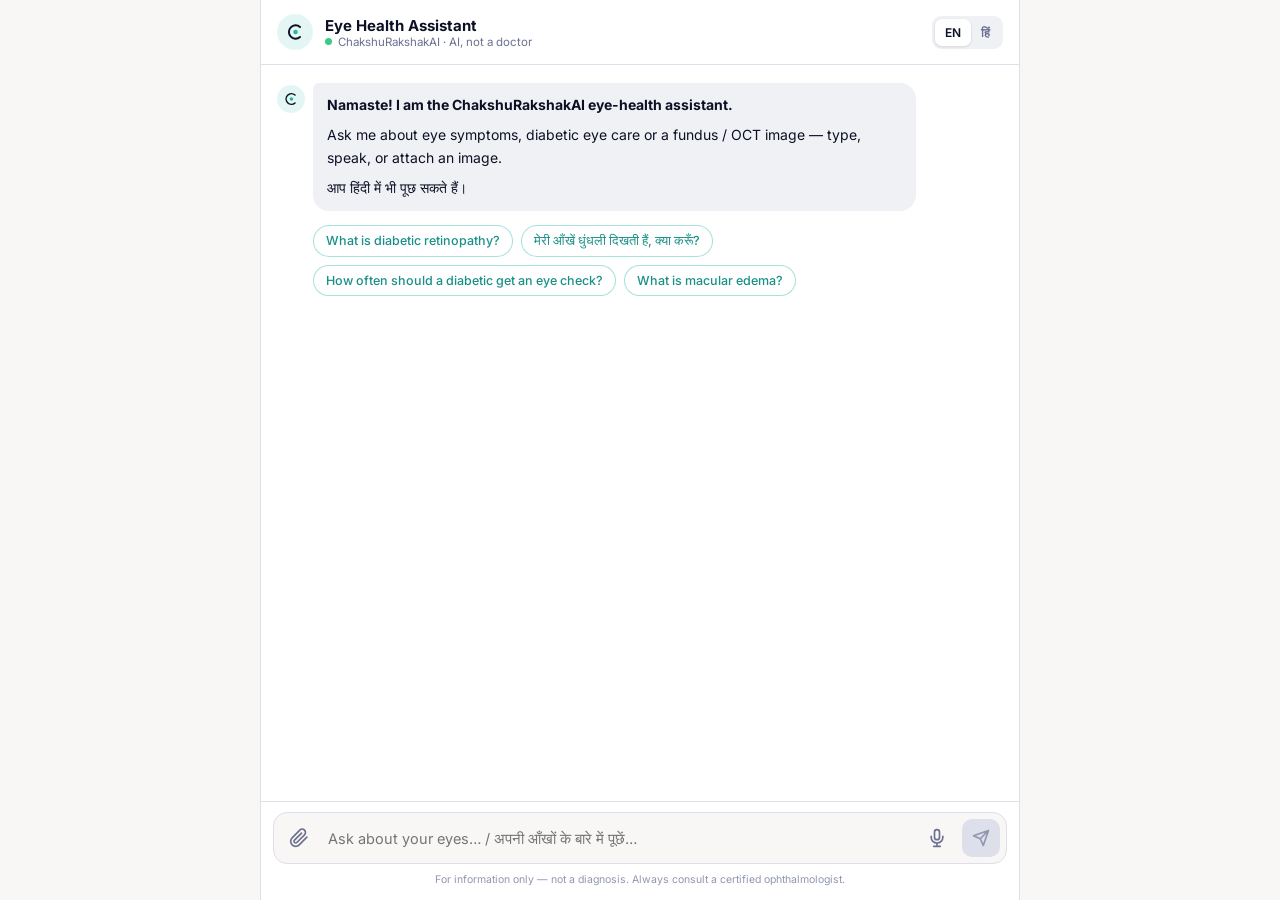
<file: chatbot/static/index.html>
<!DOCTYPE html>
<html lang="en">
<head>
<meta charset="UTF-8">
<meta name="viewport" content="width=device-width, initial-scale=1.0">
<title>Eye Health Assistant · ChakshuRakshakAI</title>
<link rel="preconnect" href="https://fonts.googleapis.com">
<link href="https://fonts.googleapis.com/css2?family=Inter:wght@400;500;600;700;800&display=swap" rel="stylesheet">
<style>
  :root{
    --navy:#0C1024;--teal:#22B7A3;--teal-d:#1a9088;--coral:#F6815E;
    --offwhite:#F8F7F5;--white:#FFFFFF;--g100:#F0F1F5;--g200:#DDE0EA;--g300:#BCC0D2;
    --g400:#9096B0;--g500:#6B7090;--g600:#4A5070;--red:#F35858;
  }
  *{box-sizing:border-box;margin:0;padding:0;}
  html,body{height:100%;}
  body{font-family:'Inter',system-ui,sans-serif;background:var(--offwhite);color:var(--navy);display:flex;justify-content:center;}
  .chat{display:flex;flex-direction:column;width:100%;max-width:760px;height:100%;background:var(--white);border-left:1px solid var(--g200);border-right:1px solid var(--g200);}

  /* Header */
  .head{display:flex;align-items:center;gap:12px;padding:14px 16px;border-bottom:1px solid var(--g200);background:var(--white);}
  .logo{width:36px;height:36px;border-radius:50%;background:rgba(34,183,163,.12);display:grid;place-items:center;flex:none;}
  .head-text{flex:1;min-width:0;}
  .head-title{font-size:15px;font-weight:700;}
  .head-sub{font-size:11.5px;color:var(--g500);display:flex;align-items:center;gap:6px;}
  .head-sub i{width:7px;height:7px;border-radius:50%;background:#38CC87;display:inline-block;}
  .lang{display:flex;background:var(--g100);border-radius:9px;padding:3px;flex:none;}
  .lang button{font:600 12px 'Inter',sans-serif;border:none;background:none;color:var(--g500);padding:6px 10px;border-radius:7px;cursor:pointer;}
  .lang button.on{background:var(--white);color:var(--navy);box-shadow:0 1px 3px rgba(12,16,36,.12);}
  .close{display:none;border:none;background:none;font-size:22px;line-height:1;color:var(--g500);cursor:pointer;padding:4px 6px;}
  body.embedded .close{display:block;}

  /* Messages */
  .msgs{flex:1;overflow-y:auto;padding:18px 16px 8px;display:flex;flex-direction:column;gap:12px;scroll-behavior:smooth;}
  .row{display:flex;gap:8px;max-width:88%;}
  .row.user{align-self:flex-end;flex-direction:row-reverse;}
  .avatar{width:28px;height:28px;border-radius:50%;flex:none;display:grid;place-items:center;background:rgba(34,183,163,.12);margin-top:2px;}
  .row.user .avatar{display:none;}
  .bubble{padding:11px 14px;border-radius:16px;font-size:14px;line-height:1.6;word-wrap:break-word;overflow-wrap:anywhere;}
  .row.bot .bubble{background:var(--g100);border-top-left-radius:6px;}
  .row.user .bubble{background:var(--teal);color:var(--white);border-top-right-radius:6px;}
  .row.err .bubble{background:rgba(243,88,88,.08);color:#A12F2F;}
  .bubble img.att{display:block;max-width:220px;max-height:220px;border-radius:10px;margin-bottom:6px;}
  .bubble p{margin:0 0 8px;} .bubble p:last-child{margin-bottom:0;}
  .bubble ul,.bubble ol{margin:4px 0 8px 18px;} .bubble li{margin:2px 0;}
  .bubble strong{font-weight:700;}
  .clinic{display:inline-flex;align-items:center;gap:7px;margin-top:10px;font:700 13px 'Inter',sans-serif;color:var(--white);background:var(--navy);border-radius:10px;padding:10px 14px;text-decoration:none;}
  .clinic:hover{background:#1A2344;}
  .typing{display:inline-flex;gap:4px;padding:4px 2px;}
  .typing i{width:7px;height:7px;border-radius:50%;background:var(--g400);animation:blink 1.2s infinite;}
  .typing i:nth-child(2){animation-delay:.2s;} .typing i:nth-child(3){animation-delay:.4s;}
  @keyframes blink{0%,80%,100%{opacity:.3;transform:translateY(0);}40%{opacity:1;transform:translateY(-3px);}}
  .chips{display:flex;flex-wrap:wrap;gap:8px;padding:2px 0 4px 36px;}
  .chip{font:500 12.5px 'Inter',sans-serif;color:var(--teal-d);background:var(--white);border:1px solid rgba(34,183,163,.4);border-radius:20px;padding:7px 12px;cursor:pointer;}
  .chip:hover{background:rgba(34,183,163,.06);}

  /* Composer */
  .composer{border-top:1px solid var(--g200);padding:10px 12px 12px;background:var(--white);}
  .preview{display:none;align-items:center;gap:10px;background:var(--g100);border-radius:10px;padding:6px 8px;margin-bottom:8px;font-size:12px;color:var(--g600);}
  .preview.show{display:flex;}
  .preview img{width:40px;height:40px;object-fit:cover;border-radius:7px;}
  .preview span{flex:1;min-width:0;white-space:nowrap;overflow:hidden;text-overflow:ellipsis;}
  .preview button{border:none;background:none;font-size:18px;color:var(--g500);cursor:pointer;padding:0 4px;}
  .bar{display:flex;align-items:flex-end;gap:6px;background:var(--offwhite);border:1px solid var(--g200);border-radius:14px;padding:6px;}
  .bar:focus-within{border-color:var(--teal);}
  .icon{width:38px;height:38px;flex:none;border:none;background:none;border-radius:10px;display:grid;place-items:center;color:var(--g500);cursor:pointer;}
  .icon:hover{background:var(--g100);color:var(--navy);}
  .icon:disabled{opacity:.4;cursor:not-allowed;}
  .icon.listening{background:rgba(243,88,88,.12);color:var(--red);animation:pulse 1.4s infinite;}
  @keyframes pulse{0%{box-shadow:0 0 0 0 rgba(243,88,88,.45);}70%{box-shadow:0 0 0 8px rgba(243,88,88,0);}100%{box-shadow:0 0 0 0 rgba(243,88,88,0);}}
  textarea{flex:1;min-width:0;resize:none;border:none;background:none;outline:none;font:400 14.5px/1.5 'Inter',sans-serif;color:var(--navy);padding:8px 4px;max-height:140px;}
  .send{width:38px;height:38px;flex:none;border:none;border-radius:10px;background:var(--teal);color:var(--white);display:grid;place-items:center;cursor:pointer;}
  .send:hover{background:var(--teal-d);}
  .send:disabled{background:var(--g200);color:var(--g400);cursor:not-allowed;}
  .foot{font-size:10.5px;color:var(--g400);text-align:center;margin-top:8px;line-height:1.5;}
  @media (prefers-reduced-motion:reduce){.typing i,.icon.listening{animation:none;}}
</style>
</head>
<body>
<div class="chat">
  <header class="head">
    <div class="logo" aria-hidden="true">
      <svg width="20" height="20" viewBox="0 0 36 36"><path d="M27 9 A12 12 0 1 0 27 27" fill="none" stroke="#0C1024" stroke-width="3.5" stroke-linecap="round"/><circle cx="19" cy="18" r="4" fill="#22B7A3"/></svg>
    </div>
    <div class="head-text">
      <div class="head-title">Eye Health Assistant</div>
      <div class="head-sub"><i></i>ChakshuRakshakAI · AI, not a doctor</div>
    </div>
    <div class="lang" role="group" aria-label="Voice language">
      <button type="button" data-lang="en-US" class="on">EN</button>
      <button type="button" data-lang="hi-IN">हिं</button>
    </div>
    <button class="close" type="button" aria-label="Close chat" onclick="parent.postMessage({type:'chakshu-chat-close'},'*')">×</button>
  </header>

  <main class="msgs" id="msgs" aria-live="polite"></main>

  <footer class="composer">
    <div class="preview" id="preview">
      <img id="preview-img" alt="">
      <span id="preview-name"></span>
      <button type="button" aria-label="Remove image" onclick="clearImage()">×</button>
    </div>
    <div class="bar">
      <button class="icon" id="attach" type="button" title="Attach a fundus or OCT image" aria-label="Attach image">
        <svg width="20" height="20" viewBox="0 0 24 24" fill="none" stroke="currentColor" stroke-width="2" stroke-linecap="round" stroke-linejoin="round"><path d="M21.44 11.05 12.25 20.24a6 6 0 0 1-8.49-8.49l9.19-9.19a4 4 0 0 1 5.66 5.66l-9.2 9.19a2 2 0 0 1-2.83-2.83l8.49-8.48"/></svg>
      </button>
      <input type="file" id="file" accept="image/*" hidden>
      <textarea id="input" rows="1" placeholder="Ask about your eyes… / अपनी आँखों के बारे में पूछें…" aria-label="Message"></textarea>
      <button class="icon" id="mic" type="button" title="Speak" aria-label="Speak your question">
        <svg width="20" height="20" viewBox="0 0 24 24" fill="none" stroke="currentColor" stroke-width="2" stroke-linecap="round" stroke-linejoin="round"><rect x="9" y="2" width="6" height="12" rx="3"/><path d="M5 10v1a7 7 0 0 0 14 0v-1M12 18v4M8 22h8"/></svg>
      </button>
      <button class="send" id="send" type="button" aria-label="Send" disabled>
        <svg width="18" height="18" viewBox="0 0 24 24" fill="none" stroke="currentColor" stroke-width="2.2" stroke-linecap="round" stroke-linejoin="round"><path d="M22 2 11 13M22 2l-7 20-4-9-9-4 20-7z"/></svg>
      </button>
    </div>
    <div class="foot">For information only — not a diagnosis. Always consult a certified ophthalmologist.</div>
  </footer>
</div>

<script>
'use strict';

// The page is served by the chatbot service itself, so the API is same-origin.
const API_URL = '/api/chat';
const MAX_SIDE = 2048;             // downscale larger images before upload
const HISTORY_TURNS = 12;          // earlier messages sent back for context
const CLINIC_URL = 'https://www.google.com/maps/search/eye+clinic+near+me/';
const CLINIC_WORDS = /doctor|clinic|डॉक्टर|क्लिनिक/i;

const $ = id => document.getElementById(id);
const msgs = $('msgs'), input = $('input'), sendBtn = $('send'), micBtn = $('mic');
let image = null;                  // { dataUrl, name }
let history = [];                  // [{ role: 'user'|'model', text }]
let busy = false;
let lang = 'en-US';

if (window.self !== window.top) document.body.classList.add('embedded');

// ── Rendering ─────────────────────────────────────────────────────────────────

function esc(s) {
  return String(s).replace(/[&<>"']/g, c => ({ '&': '&amp;', '<': '&lt;', '>': '&gt;', '"': '&quot;', "'": '&#39;' }[c]));
}

// A small, safe Markdown subset: the text is escaped first, then **bold**, *italic*,
// headings, and bulleted / numbered lists are turned into HTML.
function md(text) {
  const inline = s => s.replace(/\*\*(.+?)\*\*/g, '<strong>$1</strong>').replace(/(^|[^*])\*([^*\n]+)\*/g, '$1<em>$2</em>');
  const out = []; let list = null;
  const close = () => { if (list) { out.push('</' + list + '>'); list = null; } };
  esc(text).split('\n').forEach(line => {
    const t = line.trim();
    let m;
    if (!t) { close(); return; }
    if ((m = t.match(/^[-*•]\s+(.*)/))) { if (list !== 'ul') { close(); out.push('<ul>'); list = 'ul'; } out.push('<li>' + inline(m[1]) + '</li>'); return; }
    if ((m = t.match(/^\d+[.)]\s+(.*)/))) { if (list !== 'ol') { close(); out.push('<ol>'); list = 'ol'; } out.push('<li>' + inline(m[1]) + '</li>'); return; }
    close();
    if ((m = t.match(/^#{1,6}\s+(.*)/))) { out.push('<p><strong>' + inline(m[1]) + '</strong></p>'); return; }
    out.push('<p>' + inline(t) + '</p>');
  });
  close();
  return out.join('');
}

const BOT_ICON = '<svg width="16" height="16" viewBox="0 0 36 36"><path d="M27 9 A12 12 0 1 0 27 27" fill="none" stroke="#0C1024" stroke-width="3.5" stroke-linecap="round"/><circle cx="19" cy="18" r="4" fill="#22B7A3"/></svg>';

function addRow(kind, html) {
  const row = document.createElement('div');
  row.className = 'row ' + kind;
  row.innerHTML = '<div class="avatar" aria-hidden="true">' + BOT_ICON + '</div><div class="bubble">' + html + '</div>';
  msgs.appendChild(row);
  msgs.scrollTop = msgs.scrollHeight;
  return row;
}

function addBot(text) {
  let html = md(text);
  if (CLINIC_WORDS.test(text)) {
    html += '<a class="clinic" href="' + CLINIC_URL + '" target="_blank" rel="noopener">📍 Find Eye Clinics Near Me</a>';
  }
  return addRow('bot', html);
}

function welcome() {
  addRow('bot', md('**Namaste! I am the ChakshuRakshakAI eye-health assistant.**\n' +
    'Ask me about eye symptoms, diabetic eye care or a fundus / OCT image — type, speak, or attach an image.\n' +
    'आप हिंदी में भी पूछ सकते हैं।'));
  const chips = document.createElement('div');
  chips.className = 'chips';
  ['What is diabetic retinopathy?', 'मेरी आँखें धुंधली दिखती हैं, क्या करूँ?', 'How often should a diabetic get an eye check?', 'What is macular edema?']
    .forEach(q => {
      const b = document.createElement('button');
      b.className = 'chip'; b.type = 'button'; b.textContent = q;
      b.onclick = () => { input.value = q; chips.remove(); send(); };
      chips.appendChild(b);
    });
  msgs.appendChild(chips);
}

// ── Sending ───────────────────────────────────────────────────────────────────

function refreshSend() { sendBtn.disabled = busy || (!input.value.trim() && !image); }

async function send() {
  const text = input.value.trim();
  if (busy || (!text && !image)) return;
  busy = true; refreshSend();
  document.querySelectorAll('.chips').forEach(c => c.remove());

  addRow('user', (image ? '<img class="att" src="' + image.dataUrl + '" alt="Attached image">' : '') + (text ? md(text) : ''));
  const payload = { message: text, history: history.slice(-HISTORY_TURNS) };
  if (image) payload.image = image.dataUrl;
  input.value = ''; autoGrow(); clearImage();

  const typing = addRow('bot', '<span class="typing"><i></i><i></i><i></i></span>');
  try {
    const r = await fetch(API_URL, { method: 'POST', headers: { 'Content-Type': 'application/json' }, body: JSON.stringify(payload) });
    const d = await r.json().catch(() => ({}));
    if (!r.ok) throw new Error(d.detail && typeof d.detail === 'string' ? d.detail : 'Something went wrong (' + r.status + ').');
    typing.remove();
    addBot(d.reply);
    history.push({ role: 'user', text: text || '[shared an eye image]' }, { role: 'model', text: d.reply });
  } catch (e) {
    typing.remove();
    addRow('err', esc(e.message || 'Could not reach the assistant. Check your connection and try again.'));
  }
  busy = false; refreshSend(); input.focus();
}

sendBtn.onclick = send;
input.addEventListener('keydown', e => { if (e.key === 'Enter' && !e.shiftKey) { e.preventDefault(); send(); } });
function autoGrow() { input.style.height = 'auto'; input.style.height = Math.min(input.scrollHeight, 140) + 'px'; }
input.addEventListener('input', () => { autoGrow(); refreshSend(); });

// ── Image attachment ──────────────────────────────────────────────────────────

$('attach').onclick = () => $('file').click();
$('file').onchange = e => { const f = e.target.files[0]; if (f) attach(f); e.target.value = ''; };

// Read the image as a data URL; scale very large photos down so uploads stay small.
function attach(file) {
  if (!file.type.startsWith('image/')) { addRow('err', 'Please attach an image file (fundus or OCT scan).'); return; }
  const reader = new FileReader();
  reader.onload = () => {
    const img = new Image();
    img.onload = () => {
      let dataUrl = reader.result;
      const k = Math.min(1, MAX_SIDE / Math.max(img.naturalWidth, img.naturalHeight));
      if (k < 1 || file.size > 4 * 1024 * 1024 || !/^image\/(jpeg|png|webp)$/.test(file.type)) {
        const c = document.createElement('canvas');
        c.width = Math.round(img.naturalWidth * k); c.height = Math.round(img.naturalHeight * k);
        c.getContext('2d').drawImage(img, 0, 0, c.width, c.height);
        dataUrl = c.toDataURL('image/jpeg', 0.9);
      }
      image = { dataUrl, name: file.name };
      $('preview-img').src = dataUrl; $('preview-name').textContent = file.name;
      $('preview').classList.add('show'); refreshSend();
    };
    img.onerror = () => addRow('err', 'This image could not be opened. Try a JPG or PNG.');
    img.src = reader.result;
  };
  reader.readAsDataURL(file);
}

function clearImage() { image = null; $('preview').classList.remove('show'); $('preview-img').removeAttribute('src'); refreshSend(); }

// ── Voice input (Web Speech API) ──────────────────────────────────────────────

document.querySelectorAll('.lang button').forEach(b => b.onclick = () => {
  lang = b.dataset.lang;
  document.querySelectorAll('.lang button').forEach(x => x.classList.toggle('on', x === b));
  if (recognition) recognition.lang = lang;
});

const SR = window.SpeechRecognition || window.webkitSpeechRecognition;
let recognition = null, listening = false, baseText = '';
if (!SR) {
  micBtn.disabled = true;
  micBtn.title = 'Voice input is not supported in this browser (try Chrome or Edge).';
} else {
  recognition = new SR();
  recognition.lang = lang;
  recognition.interimResults = true;
  recognition.continuous = false;
  recognition.onresult = e => {
    let said = '';
    for (let i = 0; i < e.results.length; i++) said += e.results[i][0].transcript;
    input.value = (baseText ? baseText + ' ' : '') + said;
    autoGrow(); refreshSend();
  };
  recognition.onerror = e => {
    if (e.error === 'not-allowed' || e.error === 'service-not-allowed') addRow('err', 'Microphone permission was denied. Allow the microphone to use voice input.');
  };
  recognition.onend = () => { listening = false; micBtn.classList.remove('listening'); micBtn.title = 'Speak'; };
  micBtn.onclick = () => {
    if (listening) { recognition.stop(); return; }
    baseText = input.value.trim();
    try { recognition.lang = lang; recognition.start(); listening = true; micBtn.classList.add('listening'); micBtn.title = 'Listening… tap to stop'; }
    catch (e) { /* start() throws if already started */ }
  };
}

welcome();
</script>
</body>
</html>
</file>
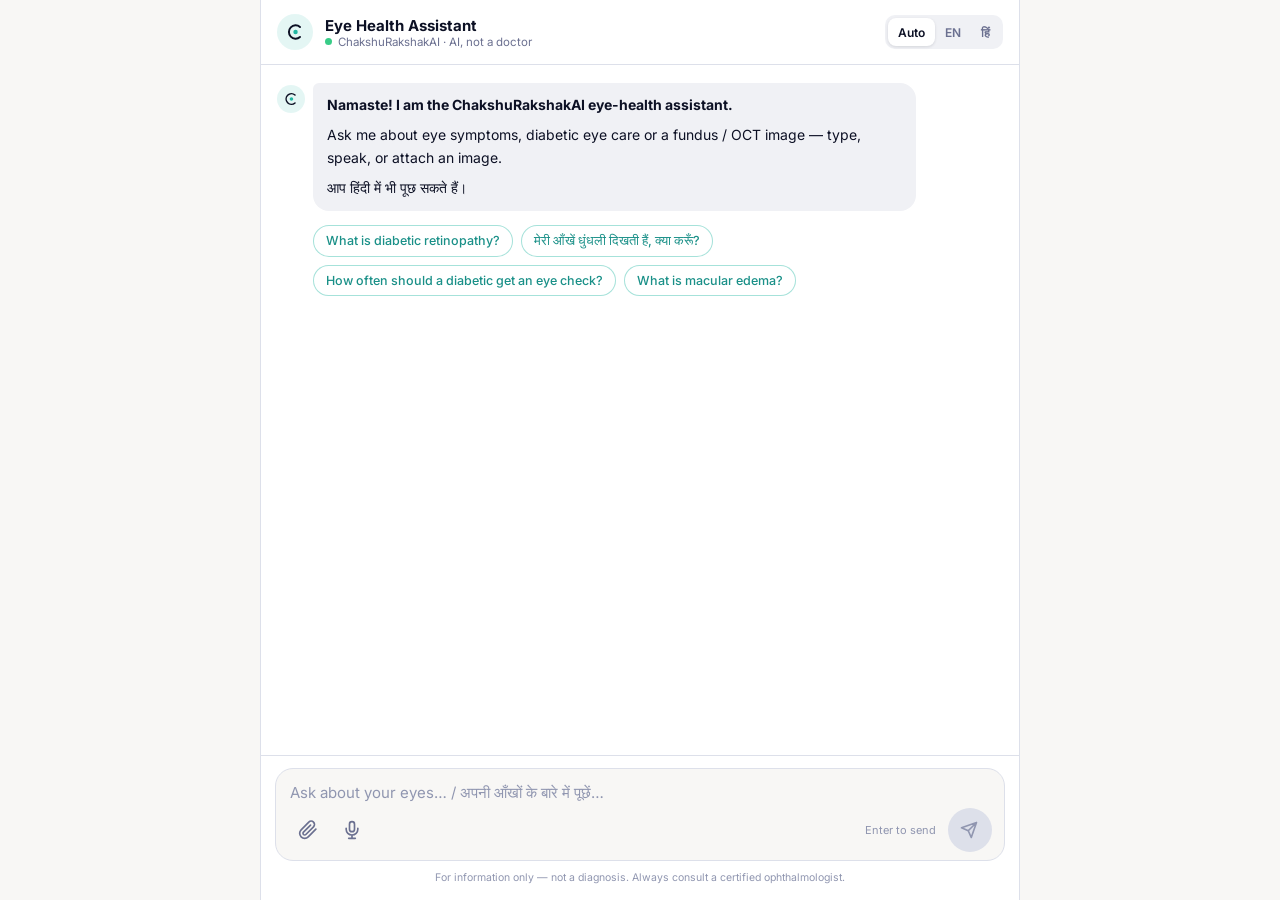
<file: chat.html>
<!DOCTYPE html>
<html lang="en">
<head>
<meta charset="UTF-8">
<meta name="viewport" content="width=device-width, initial-scale=1.0">
<meta name="robots" content="noindex">
<title>Eye Health Assistant · ChakshuRakshakAI</title>
<link rel="preconnect" href="https://fonts.googleapis.com">
<link href="https://fonts.googleapis.com/css2?family=Inter:wght@400;500;600;700;800&display=swap" rel="stylesheet">
<style>
  :root{
    --navy:#0C1024;--teal:#22B7A3;--teal-d:#1a9088;--coral:#F6815E;
    --offwhite:#F8F7F5;--white:#FFFFFF;--g100:#F0F1F5;--g200:#DDE0EA;--g300:#BCC0D2;
    --g400:#9096B0;--g500:#6B7090;--g600:#4A5070;--red:#F35858;
  }
  *{box-sizing:border-box;margin:0;padding:0;}
  html,body{height:100%;}
  body{font-family:'Inter',system-ui,sans-serif;background:var(--offwhite);color:var(--navy);display:flex;justify-content:center;}
  .chat{display:flex;flex-direction:column;width:100%;max-width:760px;height:100%;background:var(--white);border-left:1px solid var(--g200);border-right:1px solid var(--g200);}

  /* Header */
  .head{display:flex;align-items:center;gap:12px;padding:14px 16px;border-bottom:1px solid var(--g200);background:var(--white);}
  .logo{width:36px;height:36px;border-radius:50%;background:rgba(34,183,163,.12);display:grid;place-items:center;flex:none;}
  .head-text{flex:1;min-width:0;}
  .head-title{font-size:15px;font-weight:700;white-space:nowrap;overflow:hidden;text-overflow:ellipsis;}
  .head-sub{font-size:11.5px;color:var(--g500);display:flex;align-items:center;gap:6px;white-space:nowrap;overflow:hidden;}
  .head-sub i{width:7px;height:7px;border-radius:50%;background:#38CC87;display:inline-block;}
  .head-actions{display:flex;align-items:center;gap:8px;flex:none;}
  /* Straight to a clinic search, without having to ask for one first. */
  .lang{display:flex;background:var(--g100);border-radius:10px;padding:3px;flex:none;}
  .lang button{font:600 12px 'Inter',sans-serif;border:none;background:none;color:var(--g500);padding:0 10px;height:28px;border-radius:8px;cursor:pointer;transition:color .15s;}
  .lang button.on{background:var(--white);color:var(--navy);box-shadow:0 1px 3px rgba(12,16,36,.12);}
  .lang button:hover:not(.on){color:var(--navy);}
  .lang button:focus-visible{outline:2px solid var(--teal);outline-offset:1px;}
  .close{display:none;border:none;background:none;font-size:22px;line-height:1;color:var(--g500);cursor:pointer;padding:4px 6px;}
  body.embedded .close{display:block;}

  /* Messages */
  .msgs{flex:1;overflow-y:auto;padding:18px 16px 8px;display:flex;flex-direction:column;gap:12px;scroll-behavior:smooth;}
  .row{display:flex;gap:8px;max-width:88%;}
  .row.user{align-self:flex-end;flex-direction:row-reverse;}
  .avatar{width:28px;height:28px;border-radius:50%;flex:none;display:grid;place-items:center;background:rgba(34,183,163,.12);margin-top:2px;}
  .row.user .avatar{display:none;}
  .bubble{padding:11px 14px;border-radius:16px;font-size:14px;line-height:1.6;word-wrap:break-word;overflow-wrap:anywhere;}
  .row.bot .bubble{background:var(--g100);border-top-left-radius:6px;}
  .row.user .bubble{background:var(--teal);color:var(--white);border-top-right-radius:6px;}
  .row.err .bubble{background:rgba(243,88,88,.08);color:#A12F2F;}
  .bubble img.att{display:block;max-width:220px;max-height:220px;border-radius:10px;margin-bottom:6px;}
  .bubble p{margin:0 0 8px;} .bubble p:last-child{margin-bottom:0;}
  .bubble ul,.bubble ol{margin:4px 0 8px 18px;} .bubble li{margin:2px 0;}
  .bubble strong{font-weight:700;}
  .clinic{display:inline-flex;align-items:center;gap:7px;margin-top:10px;font:700 13px 'Inter',sans-serif;color:var(--white);background:var(--navy);border-radius:10px;padding:10px 14px;text-decoration:none;}
  .clinic:hover{background:#1A2344;}
  .typing{display:inline-flex;gap:4px;padding:4px 2px;}
  .typing i{width:7px;height:7px;border-radius:50%;background:var(--g400);animation:blink 1.2s infinite;}
  .typing i:nth-child(2){animation-delay:.2s;} .typing i:nth-child(3){animation-delay:.4s;}
  @keyframes blink{0%,80%,100%{opacity:.3;transform:translateY(0);}40%{opacity:1;transform:translateY(-3px);}}
  .chips{display:flex;flex-wrap:wrap;gap:8px;padding:2px 0 4px 36px;}
  .chip{font:500 12.5px 'Inter',sans-serif;color:var(--teal-d);background:var(--white);border:1px solid rgba(34,183,163,.4);border-radius:20px;padding:7px 12px;cursor:pointer;}
  .chip:hover{background:rgba(34,183,163,.06);}

  /* Composer: the message gets the full width, the controls sit on their own line
     underneath, so neither crowds the other. */
  .composer{border-top:1px solid var(--g200);padding:12px 14px 14px;background:var(--white);}
  .preview{display:none;align-items:center;gap:10px;background:var(--g100);border-radius:12px;padding:7px 9px;margin-bottom:9px;font-size:12px;color:var(--g600);}
  .preview.show{display:flex;}
  .preview img{width:42px;height:42px;object-fit:cover;border-radius:8px;}
  .preview span{flex:1;min-width:0;white-space:nowrap;overflow:hidden;text-overflow:ellipsis;}
  .preview button{border:none;background:none;font-size:18px;color:var(--g500);cursor:pointer;padding:0 6px;border-radius:6px;}
  .preview button:hover{background:var(--g200);color:var(--navy);}
  .bar{background:var(--offwhite);border:1.5px solid var(--g200);border-radius:18px;padding:10px 12px 8px;transition:border-color .15s,box-shadow .15s;}
  .bar:focus-within{border-color:var(--teal);box-shadow:0 0 0 3px rgba(34,183,163,.14);background:var(--white);}
  textarea{display:block;width:100%;resize:none;border:none;background:none;outline:none;font:400 15px/1.55 'Inter',sans-serif;color:var(--navy);max-height:150px;padding:2px 2px 0;}
  textarea::placeholder{color:var(--g400);}
  .tools{display:flex;align-items:center;gap:4px;margin-top:4px;}
  .tools .spacer{flex:1;}
  .hint{font-size:11px;color:var(--g400);margin-right:8px;white-space:nowrap;}
  .icon{width:40px;height:40px;flex:none;border:none;background:none;border-radius:12px;display:grid;place-items:center;color:var(--g500);cursor:pointer;transition:background .15s,color .15s;}
  .icon:hover{background:var(--g200);color:var(--navy);}
  .icon:focus-visible{outline:2px solid var(--teal);outline-offset:1px;}
  .icon:disabled{opacity:.4;cursor:not-allowed;}
  .icon.listening{background:rgba(243,88,88,.12);color:var(--red);animation:pulse 1.4s infinite;}
  @keyframes pulse{0%{box-shadow:0 0 0 0 rgba(243,88,88,.45);}70%{box-shadow:0 0 0 8px rgba(243,88,88,0);}100%{box-shadow:0 0 0 0 rgba(243,88,88,0);}}
  .send{width:44px;height:44px;flex:none;border:none;border-radius:50%;background:var(--teal);color:var(--white);display:grid;place-items:center;cursor:pointer;transition:background .15s,transform .1s;}
  .send:hover:enabled{background:var(--teal-d);}
  .send:active:enabled{transform:scale(.94);}
  .send:focus-visible{outline:2px solid var(--teal-d);outline-offset:2px;}
  .send:disabled{background:var(--g200);color:var(--g400);cursor:not-allowed;}
  .send svg{margin-left:-2px;}
  .foot{font-size:10.5px;color:var(--g400);text-align:center;margin-top:9px;line-height:1.5;}
  /* The widget panel is 400px wide wherever it is embedded, so the pin goes label-less
     there and keeps its name through aria-label; the full-page view is wide enough. */
  @media (max-width:430px){.hint{display:none;}}
  @media (prefers-reduced-motion:reduce){.typing i,.icon.listening,.send{animation:none;transition:none;}}
</style>
</head>
<body>
<div class="chat">
  <header class="head">
    <div class="logo" aria-hidden="true">
      <svg width="20" height="20" viewBox="0 0 36 36"><path d="M27 9 A12 12 0 1 0 27 27" fill="none" stroke="#0C1024" stroke-width="3.5" stroke-linecap="round"/><circle cx="19" cy="18" r="4" fill="#22B7A3"/></svg>
    </div>
    <div class="head-text">
      <div class="head-title">Eye Health Assistant</div>
      <div class="head-sub"><i></i>ChakshuRakshakAI · AI, not a doctor</div>
    </div>
    <div class="head-actions">
      <div class="lang" role="group" aria-label="Answer language">
        <button type="button" data-lang="auto" class="on" title="Answer in whichever language you write in">Auto</button>
        <button type="button" data-lang="en" title="Always answer in English">EN</button>
        <button type="button" data-lang="hi" title="हमेशा हिंदी में जवाब">हिं</button>
      </div>
    </div>
    <button class="close" type="button" aria-label="Close chat" onclick="parent.postMessage({type:'chakshu-chat-close'},'*')">×</button>
  </header>

  <main class="msgs" id="msgs" aria-live="polite"></main>

  <footer class="composer">
    <div class="preview" id="preview">
      <img id="preview-img" alt="">
      <span id="preview-name"></span>
      <button type="button" aria-label="Remove image" onclick="clearImage()">×</button>
    </div>
    <div class="bar">
      <textarea id="input" rows="1" enterkeyhint="send" placeholder="Ask about your eyes… / अपनी आँखों के बारे में पूछें…" aria-label="Message"></textarea>
      <div class="tools">
        <button class="icon" id="attach" type="button" title="Attach a fundus or OCT image" aria-label="Attach image">
          <svg width="20" height="20" viewBox="0 0 24 24" fill="none" stroke="currentColor" stroke-width="2" stroke-linecap="round" stroke-linejoin="round"><path d="M21.44 11.05 12.25 20.24a6 6 0 0 1-8.49-8.49l9.19-9.19a4 4 0 0 1 5.66 5.66l-9.2 9.19a2 2 0 0 1-2.83-2.83l8.49-8.48"/></svg>
        </button>
        <input type="file" id="file" accept="image/*" hidden>
        <button class="icon" id="mic" type="button" title="Speak" aria-label="Speak your question">
          <svg width="20" height="20" viewBox="0 0 24 24" fill="none" stroke="currentColor" stroke-width="2" stroke-linecap="round" stroke-linejoin="round"><rect x="9" y="2" width="6" height="12" rx="3"/><path d="M5 10v1a7 7 0 0 0 14 0v-1M12 18v4M8 22h8"/></svg>
        </button>
        <span class="spacer"></span>
        <span class="hint">Enter to send</span>
        <button class="send" id="send" type="button" aria-label="Send" disabled>
          <svg width="18" height="18" viewBox="0 0 24 24" fill="none" stroke="currentColor" stroke-width="2.2" stroke-linecap="round" stroke-linejoin="round"><path d="M22 2 11 13M22 2l-7 20-4-9-9-4 20-7z"/></svg>
        </button>
      </div>
    </div>
    <div class="foot">For information only — not a diagnosis. Always consult a certified ophthalmologist.</div>
  </footer>
</div>

<script>
'use strict';

// The page is served from the website; the API is the workstation backend behind ngrok.
const API_URL = 'https://survive-carving-clinking.ngrok-free.dev/api/chat';
// The same answer, sent as it is written. Generation runs at a few tokens a second on a
// GPU shared with training, so this is the difference between waiting half a minute and
// reading along from the second word.
const STREAM_URL = API_URL + '/stream';
const HEADERS = { 'Content-Type': 'application/json', 'ngrok-skip-browser-warning': '1' };
const MAX_SIDE = 2048;             // downscale larger images before upload
const HISTORY_TURNS = 12;          // earlier messages sent back for context
const CLINIC_URL = 'https://www.google.com/maps/search/eye+clinic+near+me/';
const CLINIC_WORDS = /doctor|clinic|डॉक्टर|क्लिनिक/i;

const $ = id => document.getElementById(id);
const msgs = $('msgs'), input = $('input'), sendBtn = $('send'), micBtn = $('mic');
let image = null;                  // { dataUrl, name }
let history = [];                  // [{ role: 'user'|'model', text }]
let busy = false;
let answerLang = 'auto';           // 'auto' | 'en' | 'hi' - picked in the header
let speechLang = 'en-US';          // what the microphone listens for

if (window.self !== window.top) document.body.classList.add('embedded');

// ── Rendering ─────────────────────────────────────────────────────────────────

function esc(s) {
  return String(s).replace(/[&<>"']/g, c => ({ '&': '&amp;', '<': '&lt;', '>': '&gt;', '"': '&quot;', "'": '&#39;' }[c]));
}

// A small, safe Markdown subset: the text is escaped first, then **bold**, *italic*,
// headings, and bulleted / numbered lists are turned into HTML.
function md(text) {
  const inline = s => s.replace(/\*\*(.+?)\*\*/g, '<strong>$1</strong>').replace(/(^|[^*])\*([^*\n]+)\*/g, '$1<em>$2</em>');
  const out = []; let list = null;
  const close = () => { if (list) { out.push('</' + list + '>'); list = null; } };
  esc(text).split('\n').forEach(line => {
    const t = line.trim();
    let m;
    if (!t) { close(); return; }
    if ((m = t.match(/^[-*•]\s+(.*)/))) { if (list !== 'ul') { close(); out.push('<ul>'); list = 'ul'; } out.push('<li>' + inline(m[1]) + '</li>'); return; }
    if ((m = t.match(/^\d+[.)]\s+(.*)/))) { if (list !== 'ol') { close(); out.push('<ol>'); list = 'ol'; } out.push('<li>' + inline(m[1]) + '</li>'); return; }
    close();
    if ((m = t.match(/^#{1,6}\s+(.*)/))) { out.push('<p><strong>' + inline(m[1]) + '</strong></p>'); return; }
    out.push('<p>' + inline(t) + '</p>');
  });
  close();
  return out.join('');
}

const BOT_ICON = '<svg width="16" height="16" viewBox="0 0 36 36"><path d="M27 9 A12 12 0 1 0 27 27" fill="none" stroke="#0C1024" stroke-width="3.5" stroke-linecap="round"/><circle cx="19" cy="18" r="4" fill="#22B7A3"/></svg>';

function addRow(kind, html) {
  const row = document.createElement('div');
  row.className = 'row ' + kind;
  row.innerHTML = '<div class="avatar" aria-hidden="true">' + BOT_ICON + '</div><div class="bubble">' + html + '</div>';
  msgs.appendChild(row);
  msgs.scrollTop = msgs.scrollHeight;
  return row;
}

function addBot(text) {
  let html = md(text);
  if (CLINIC_WORDS.test(text)) {
    html += '<a class="clinic" href="' + CLINIC_URL + '" target="_blank" rel="noopener">📍 Find Eye Clinics Near Me</a>';
  }
  return addRow('bot', html);
}

function welcome() {
  addRow('bot', md('**Namaste! I am the ChakshuRakshakAI eye-health assistant.**\n' +
    'Ask me about eye symptoms, diabetic eye care or a fundus / OCT image — type, speak, or attach an image.\n' +
    'आप हिंदी में भी पूछ सकते हैं।'));
  const chips = document.createElement('div');
  chips.className = 'chips';
  ['What is diabetic retinopathy?', 'मेरी आँखें धुंधली दिखती हैं, क्या करूँ?', 'How often should a diabetic get an eye check?', 'What is macular edema?']
    .forEach(q => {
      const b = document.createElement('button');
      b.className = 'chip'; b.type = 'button'; b.textContent = q;
      b.onclick = () => { input.value = q; chips.remove(); send(); };
      chips.appendChild(b);
    });
  msgs.appendChild(chips);
}

// ── Sending ───────────────────────────────────────────────────────────────────

function refreshSend() { sendBtn.disabled = busy || (!input.value.trim() && !image); }

// Read the streamed answer, handing each piece to `onText` as the whole text so far.
async function streamReply(payload, onText) {
  const r = await fetch(STREAM_URL, { method: 'POST', headers: HEADERS, body: JSON.stringify(payload) });
  if (!r.ok) {
    const d = await r.json().catch(() => ({}));
    throw new Error(d.detail && typeof d.detail === 'string' ? d.detail : 'Something went wrong (' + r.status + ').');
  }
  if (!r.body || !r.body.getReader) throw new Error('no-stream');
  const reader = r.body.getReader();
  const dec = new TextDecoder();
  let buf = '', full = '', streamErr = null;
  for (;;) {
    const { value, done } = await reader.read();
    if (done) break;
    buf += dec.decode(value, { stream: true });
    let i;
    while ((i = buf.indexOf('\n\n')) >= 0) {
      const line = buf.slice(0, i).split('\n').find(l => l.indexOf('data:') === 0);
      buf = buf.slice(i + 2);
      if (!line) continue;
      let d;
      try { d = JSON.parse(line.slice(5).trim()); } catch (e) { continue; }
      if (d.delta) { full += d.delta; onText(full); }
      else if (d.error) streamErr = d.error;
    }
  }
  if (!full && streamErr) throw new Error(streamErr);
  return full;
}

// The whole answer in one response. Used when streaming is not available.
async function plainReply(payload) {
  const r = await fetch(API_URL, { method: 'POST', headers: HEADERS, body: JSON.stringify(payload) });
  const d = await r.json().catch(() => ({}));
  if (!r.ok) throw new Error(d.detail && typeof d.detail === 'string' ? d.detail : 'Something went wrong (' + r.status + ').');
  return d.reply || '';
}

async function send() {
  const text = input.value.trim();
  if (busy || (!text && !image)) return;
  busy = true; refreshSend();
  // the message is on its way: stop dictating into the box it just emptied
  if (recognition && wantListening) { wantListening = false; recognition.stop(); }
  document.querySelectorAll('.chips').forEach(c => c.remove());

  addRow('user', (image ? '<img class="att" src="' + image.dataUrl + '" alt="Attached image">' : '') + (text ? md(text) : ''));
  const payload = { message: text, history: history.slice(-HISTORY_TURNS) };
  if (answerLang !== 'auto') payload.lang = answerLang;
  if (image) payload.image = image.dataUrl;
  input.value = ''; autoGrow(); clearImage();

  const typing = addRow('bot', '<span class="typing"><i></i><i></i><i></i></span>');
  let bubble = null;
  // The first piece of text replaces the typing dots; later ones rewrite the bubble.
  const onText = sofar => {
    if (!bubble) { typing.remove(); bubble = addRow('bot', '').querySelector('.bubble'); }
    bubble.innerHTML = md(sofar);
    msgs.scrollTop = msgs.scrollHeight;
  };

  try {
    let reply;
    try {
      reply = await streamReply(payload, onText);
    } catch (e) {
      if (bubble) throw e;                 // part of the answer is already on screen
      reply = await plainReply(payload);   // nothing shown yet: ask for it in one piece
    }
    if (!reply) throw new Error('The assistant did not answer. Please try again.');
    if (bubble) {
      if (CLINIC_WORDS.test(reply)) {
        bubble.insertAdjacentHTML('beforeend',
          '<a class="clinic" href="' + CLINIC_URL + '" target="_blank" rel="noopener">&#128205; Find Eye Clinics Near Me</a>');
      }
    } else {
      typing.remove();
      addBot(reply);
    }
    history.push({ role: 'user', text: text || '[shared an eye image]' }, { role: 'model', text: reply });
  } catch (e) {
    if (!bubble) typing.remove();
    addRow('err', esc(e.message || 'Could not reach the assistant. Check your connection and try again.'));
  }
  busy = false; refreshSend(); input.focus();
}
sendBtn.onclick = send;
// Enter sends, Shift+Enter makes a new line. keydown covers a physical keyboard, but it
// is unreliable while an input method is composing (Hindi typing) and on some on-screen
// keyboards, so beforeinput catches the line break those produce instead.
let enterWithShift = false;
input.addEventListener('keydown', e => {
  enterWithShift = e.shiftKey;
  if (e.key === 'Enter' && !e.shiftKey && !e.isComposing && e.keyCode !== 229) {
    e.preventDefault();
    send();
  }
});
input.addEventListener('beforeinput', e => {
  if (e.inputType === 'insertLineBreak' && !enterWithShift) {
    e.preventDefault();
    send();
  }
});
function autoGrow() { input.style.height = 'auto'; input.style.height = Math.min(input.scrollHeight, 140) + 'px'; }
input.addEventListener('input', () => { autoGrow(); refreshSend(); });

// ── Image attachment ──────────────────────────────────────────────────────────

$('attach').onclick = () => $('file').click();
$('file').onchange = e => { const f = e.target.files[0]; if (f) attach(f); e.target.value = ''; };

// Read the image as a data URL; scale very large photos down so uploads stay small.
function attach(file) {
  if (!file.type.startsWith('image/')) { addRow('err', 'Please attach an image file (fundus or OCT scan).'); return; }
  const reader = new FileReader();
  reader.onload = () => {
    const img = new Image();
    img.onload = () => {
      let dataUrl = reader.result;
      const k = Math.min(1, MAX_SIDE / Math.max(img.naturalWidth, img.naturalHeight));
      if (k < 1 || file.size > 4 * 1024 * 1024 || !/^image\/(jpeg|png|webp)$/.test(file.type)) {
        const c = document.createElement('canvas');
        c.width = Math.round(img.naturalWidth * k); c.height = Math.round(img.naturalHeight * k);
        c.getContext('2d').drawImage(img, 0, 0, c.width, c.height);
        dataUrl = c.toDataURL('image/jpeg', 0.9);
      }
      image = { dataUrl, name: file.name };
      $('preview-img').src = dataUrl; $('preview-name').textContent = file.name;
      $('preview').classList.add('show'); refreshSend();
    };
    img.onerror = () => addRow('err', 'This image could not be opened. Try a JPG or PNG.');
    img.src = reader.result;
  };
  reader.readAsDataURL(file);
}

function clearImage() { image = null; $('preview').classList.remove('show'); $('preview-img').removeAttribute('src'); refreshSend(); }

// ── Voice input (Web Speech API) ──────────────────────────────────────────────

// The picked language drives both the answer and what the microphone listens for.
// 'auto' leaves the answer to follow whatever language the question was written in.
document.querySelectorAll('.lang button').forEach(b => b.onclick = () => {
  answerLang = b.dataset.lang;
  speechLang = answerLang === 'hi' ? 'hi-IN' : 'en-US';
  document.querySelectorAll('.lang button').forEach(x => {
    const on = x === b;
    x.classList.toggle('on', on);
    x.setAttribute('aria-pressed', on ? 'true' : 'false');
  });
  if (recognition) recognition.lang = speechLang;
});

const SR = window.SpeechRecognition || window.webkitSpeechRecognition;
let recognition = null, listening = false, wantListening = false, baseText = '', finalText = '';
if (!SR) {
  micBtn.disabled = true;
  micBtn.title = 'Voice input is not supported in this browser (try Chrome or Edge).';
} else {
  recognition = new SR();
  recognition.lang = speechLang;
  recognition.interimResults = true;
  // Keep the microphone open until it is switched off. The browser still ends its own
  // session on a pause, so onend starts a fresh one while the user still wants to talk.
  recognition.continuous = true;
  recognition.onresult = e => {
    let interim = '';
    for (let i = e.resultIndex; i < e.results.length; i++) {
      const r = e.results[i];
      if (r.isFinal) finalText += r[0].transcript;
      else interim += r[0].transcript;
    }
    const said = (finalText + interim).trim();
    input.value = (baseText ? baseText + ' ' : '') + said;
    autoGrow(); refreshSend();
  };
  recognition.onerror = e => {
    // A silence ('no-speech') or a restart ('aborted') is normal; onend picks it up again.
    if (e.error === 'not-allowed' || e.error === 'service-not-allowed') {
      wantListening = false;
      addRow('err', 'Microphone permission was denied. Allow the microphone to use voice input.');
    }
  };
  recognition.onend = () => {
    if (wantListening) {
      try { recognition.start(); return; } catch (e) { /* could not resume: fall through */ }
    }
    wantListening = false;
    listening = false;
    micBtn.classList.remove('listening');
    micBtn.title = 'Speak';
  };
  micBtn.onclick = () => {
    if (wantListening) { wantListening = false; recognition.stop(); return; }
    baseText = input.value.trim();
    finalText = '';
    wantListening = true;
    try {
      recognition.lang = speechLang;
      recognition.start();
      listening = true;
      micBtn.classList.add('listening');
      micBtn.title = 'Listening… tap to stop';
    } catch (e) { wantListening = false; }
  };
}
welcome();
</script>
</body>
</html>
</file>
